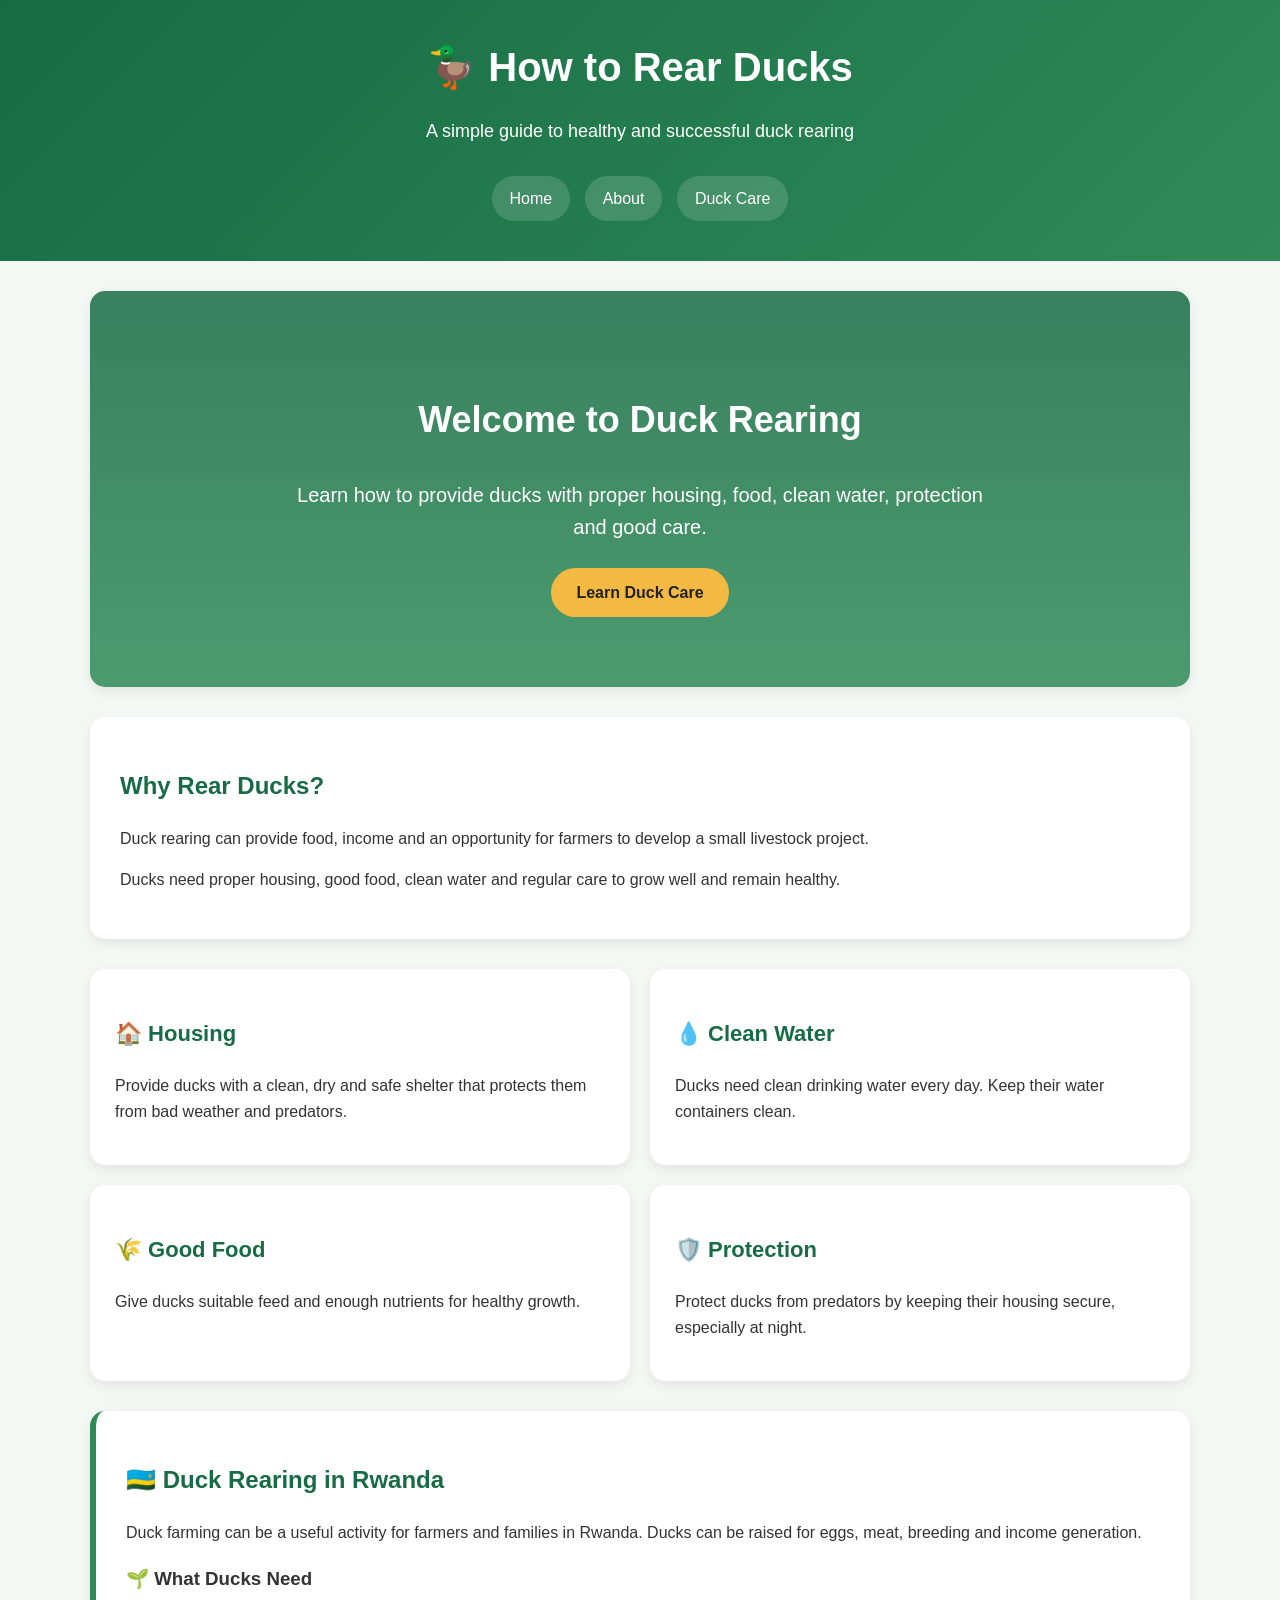
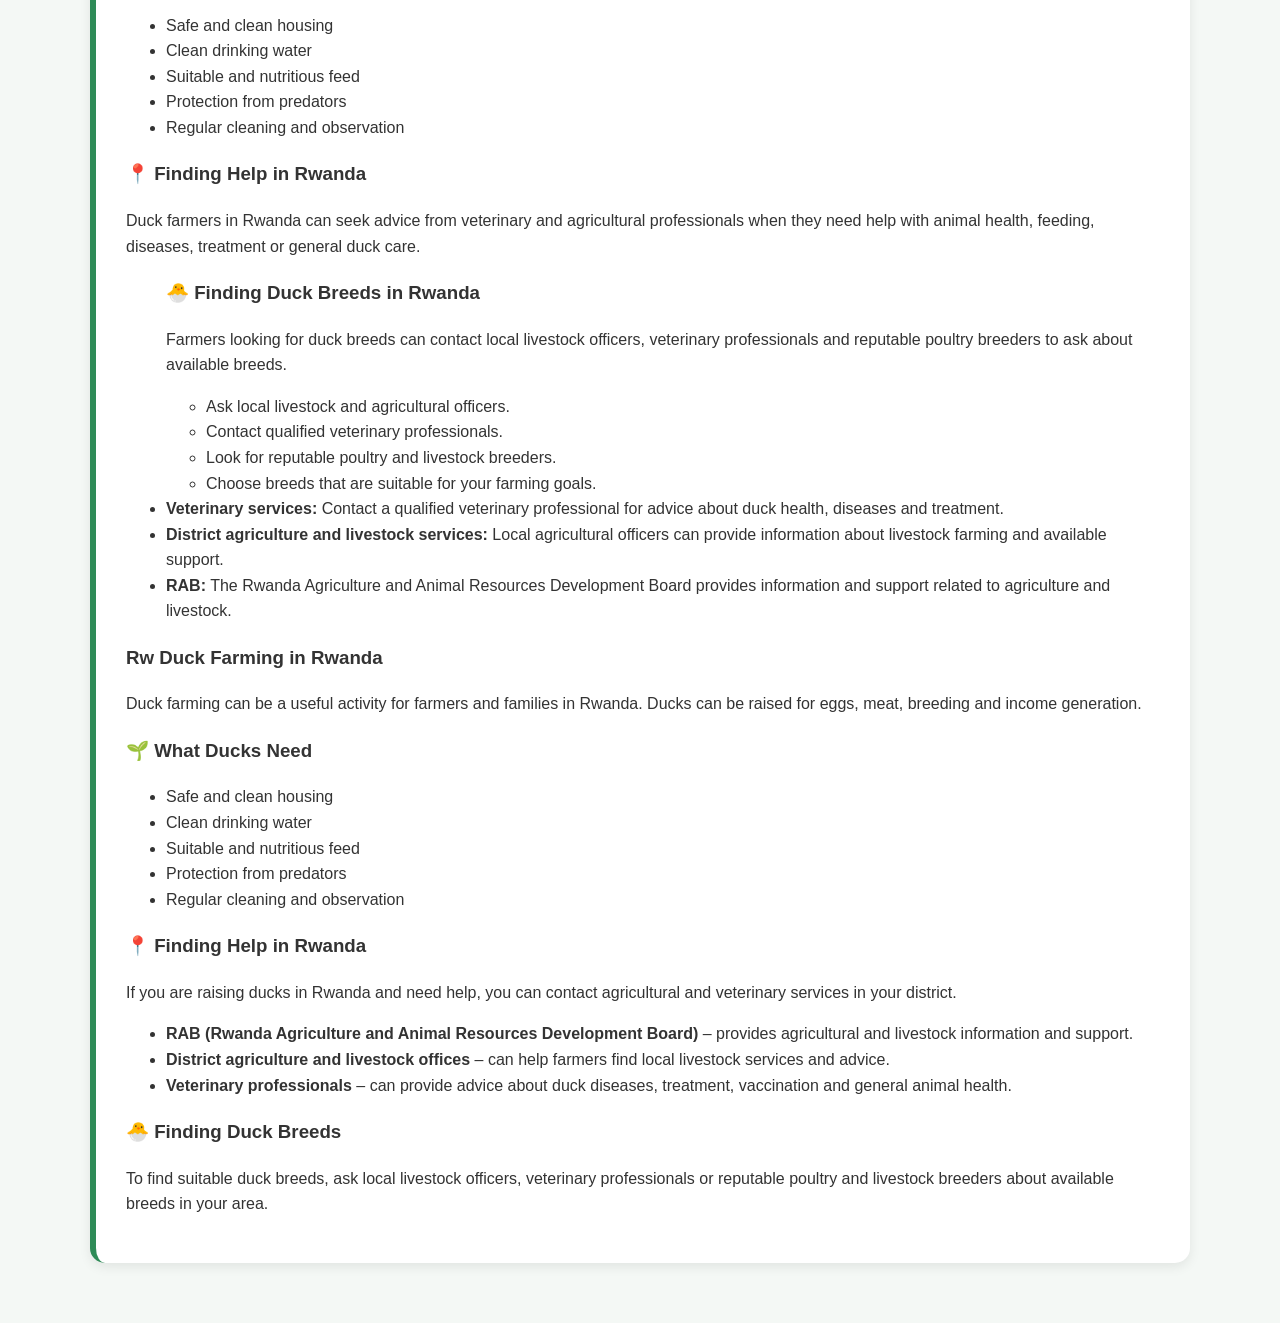
<file: index.html>
<!DOCTYPE html>
<html lang="en">
<head>
    <meta charset="UTF-8">
    <meta name="viewport" content="width=device-width, initial-scale=1.0">
    <title>How to Rear Ducks | Benitha's Website</title>
    <link rel="stylesheet" href="assets/style.css">
</head>

<body>

<header>
    <h1>🦆 How to Rear Ducks</h1>
    <p>A simple guide to healthy and successful duck rearing</p>

    <nav>
        <a href="index.html">Home</a>
        <a href="profile.html">About</a>
        <a href="notes.html">Duck Care</a>
    </nav>
</header>

<main>

    <section class="hero">
        <h2>Welcome to Duck Rearing</h2>
        <p>
            Learn how to provide ducks with proper housing,
            food, clean water, protection and good care.
        </p>

        <a class="button" href="notes.html">Learn Duck Care</a>
    </section>

    <section>
        <h2>Why Rear Ducks?</h2>

        <p>
            Duck rearing can provide food, income and an opportunity
            for farmers to develop a small livestock project.
        </p>

        <p>
            Ducks need proper housing, good food, clean water
            and regular care to grow well and remain healthy.
        </p>
    </section>

    <section class="cards">

        <article>
            <h3>🏠 Housing</h3>
            <p>
                Provide ducks with a clean, dry and safe shelter
                that protects them from bad weather and predators.
            </p>
        </article>

        <article>
            <h3>💧 Clean Water</h3>
            <p>
                Ducks need clean drinking water every day.
                Keep their water containers clean.
            </p>
        </article>

        <article>
            <h3>🌾 Good Food</h3>
            <p>
                Give ducks suitable feed and enough nutrients
                for healthy growth.
            </p>
        </article>

        <article>
            <h3>🛡️ Protection</h3>
            <p>
                Protect ducks from predators by keeping their
                housing secure, especially at night.
            </p>
        </article>

    </section>

    <section class="rwanda">
        <h2>🇷🇼 Duck Rearing in Rwanda</h2>

        <p>
            Duck farming can be a useful activity for farmers
            and families in Rwanda. Ducks can be raised for
            eggs, meat, breeding and income generation.
        </p>

        <h3>🌱 What Ducks Need</h3>

        <ul>
            <li>Safe and clean housing</li>
            <li>Clean drinking water</li>
            <li>Suitable and nutritious feed</li>
            <li>Protection from predators</li>
            <li>Regular cleaning and observation</li>
        </ul>
<h3>📍 Finding Help in Rwanda</h3>

<p>
    Duck farmers in Rwanda can seek advice from veterinary and
    agricultural professionals when they need help with animal
    health, feeding, diseases, treatment or general duck care.
</p>

<ul>
<h3>🐣 Finding Duck Breeds in Rwanda</h3>

<p>
    Farmers looking for duck breeds can contact local livestock
    officers, veterinary professionals and reputable poultry
    breeders to ask about available breeds.
</p>

<ul>
    <li>Ask local livestock and agricultural officers.</li>
    <li>Contact qualified veterinary professionals.</li>
    <li>Look for reputable poultry and livestock breeders.</li>
    <li>Choose breeds that are suitable for your farming goals.</li>
</ul>    <li>
        <strong>Veterinary services:</strong>
        Contact a qualified veterinary professional for advice
        about duck health, diseases and treatment.
    </li>

    <li>
        <strong>District agriculture and livestock services:</strong>
        Local agricultural officers can provide information
        about livestock farming and available support.
    </li>

    <li>
        <strong>RAB:</strong>
        The Rwanda Agriculture and Animal Resources Development
        Board provides information and support related to
        agriculture and livestock.
    </li>
</ul>
        <h3>Rw Duck Farming in Rwanda</h3>

        <p>        Duck farming can be a useful activity for farmers
            and families in Rwanda. Ducks can be raised for
            eggs, meat, breeding and income generation.
        </p>

        <h3>🌱 What Ducks Need</h3>

        <ul>
            <li>Safe and clean housing</li>
            <li>Clean drinking water</li>
            <li>Suitable and nutritious feed</li>
            <li>Protection from predators</li>
            <li>Regular cleaning and observation</li>

</ul>

<h3>📍 Finding Help in Rwanda</h3>

<p>
    If you are raising ducks in Rwanda and need help, you can
    contact agricultural and veterinary services in your district.
</p>

<ul>
    <li>
        <strong>RAB (Rwanda Agriculture and Animal Resources Development Board)</strong>
        – provides agricultural and livestock information and support.
    </li>

    <li>
        <strong>District agriculture and livestock offices</strong>
        – can help farmers find local livestock services and advice.
    </li>

    <li>
        <strong>Veterinary professionals</strong>
        – can provide advice about duck diseases, treatment,
        vaccination and general animal health.
    </li>
</ul>

<h3>🐣 Finding Duck Breeds</h3>

<p>
    To find suitable duck breeds, ask local livestock officers,
    veterinary professionals or reputable poultry and livestock
    breeders about available breeds in your area.
</p>
</file>
<file: assets/style.css>
/* General page style */
body {
    margin: 0;
    font-family: Arial, Helvetica, sans-serif;
    background: #f4f8f5;
    color: #333;
    line-height: 1.6;
}

/* Header */
header {
    background: linear-gradient(135deg, #176b45, #2e8b57);
    color: white;
    text-align: center;
    padding: 35px 20px;
}

header h1 {
    margin: 0;
    font-size: 40px;
}

header p {
    font-size: 18px;
}

/* Navigation */
nav {
    margin-top: 25px;
}

nav a {
    display: inline-block;
    color: white;
    text-decoration: none;
    margin: 5px;
    padding: 10px 18px;
    border-radius: 25px;
    background: rgba(255, 255, 255, 0.15);
}

nav a:hover {
    background: white;
    color: #176b45;
}

/* Main content */
main {
    max-width: 1100px;
    margin: auto;
    padding: 30px 20px;
}

section {
    background: white;
    margin-bottom: 30px;
    padding: 30px;
    border-radius: 15px;
    box-shadow: 0 4px 12px rgba(0, 0, 0, 0.08);
}

section h2 {
    color: #176b45;
}

/* Hero section */
.hero {
    text-align: center;
    padding: 70px 30px;
    background: linear-gradient(
        rgba(23, 107, 69, 0.85),
        rgba(46, 139, 87, 0.85)
    );
    color: white;
}

.hero h2 {
    color: white;
    font-size: 36px;
}

.hero p {
    font-size: 20px;
    max-width: 700px;
    margin: 15px auto 25px;
}

/* Buttons */
.button {
    display: inline-block;
    background: #f4b942;
    color: #222;
    text-decoration: none;
    padding: 12px 25px;
    border-radius: 25px;
    font-weight: bold;
}

.button:hover {
    background: #ffd166;
}

/* Information cards */
.cards {
    display: grid;
    grid-template-columns: repeat(2, 1fr);
    gap: 20px;
    background: transparent;
    box-shadow: none;
    padding: 0;
}

.cards article {
    background: white;
    padding: 25px;
    border-radius: 15px;
    box-shadow: 0 4px 12px rgba(0, 0, 0, 0.08);
}

.cards h3 {
    color: #176b45;
    font-size: 22px;
}

/* Rwanda section */
.rwanda {
    border-left: 6px solid #2e8b57;
}

/* Call to action */
.call-to-action {
    text-align: center;
    background: #e8f5ed;
}

/* Footer */
footer {
    background: #176b45;
    color: white;
    text-align: center;
    padding: 25px;
    margin-top: 30px;
}

/* Mobile phones */
@media (max-width: 700px) {

    header h1 {
        font-size: 30px;
    }

    .cards {
        grid-template-columns: 1fr;
    }

    .hero h2 {
        font-size: 28px;
    }

    nav a {
        display: block;
        margin: 8px auto;
        max-width: 180px;
    }
}
</file>
